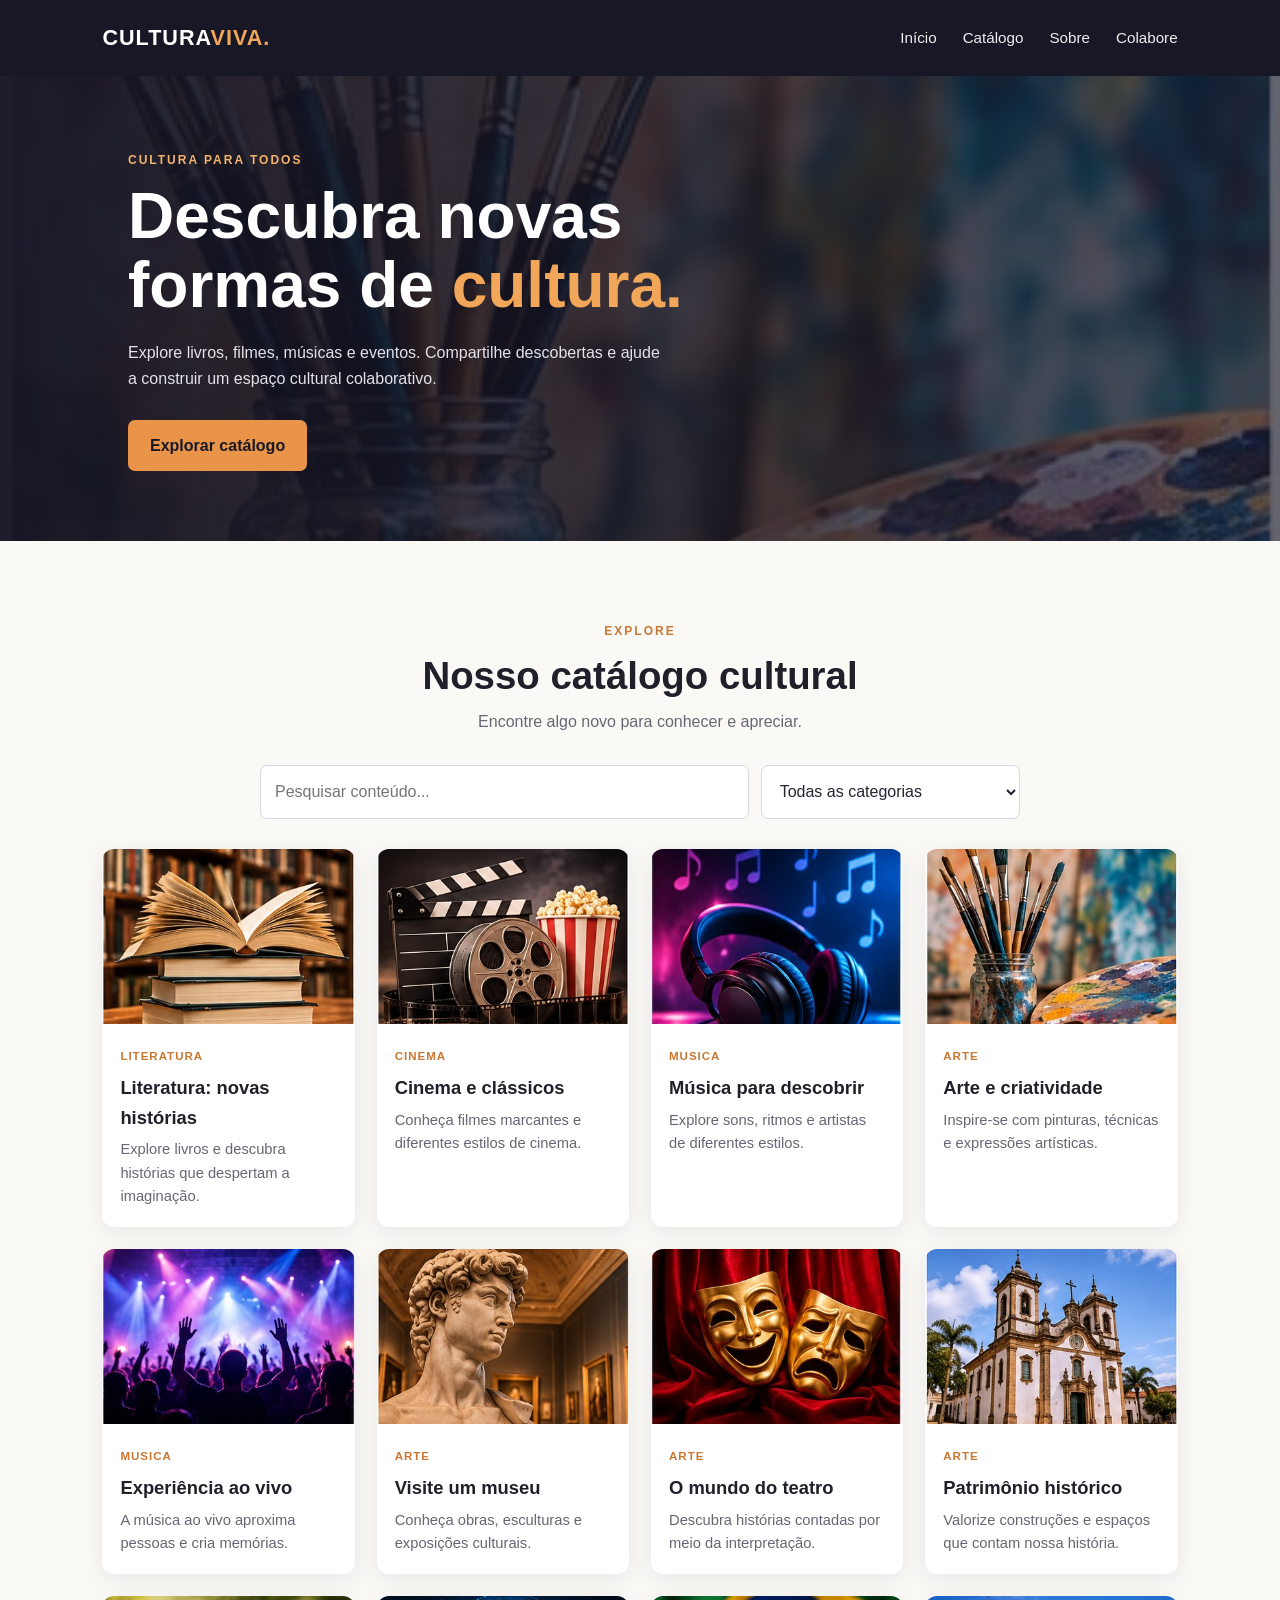
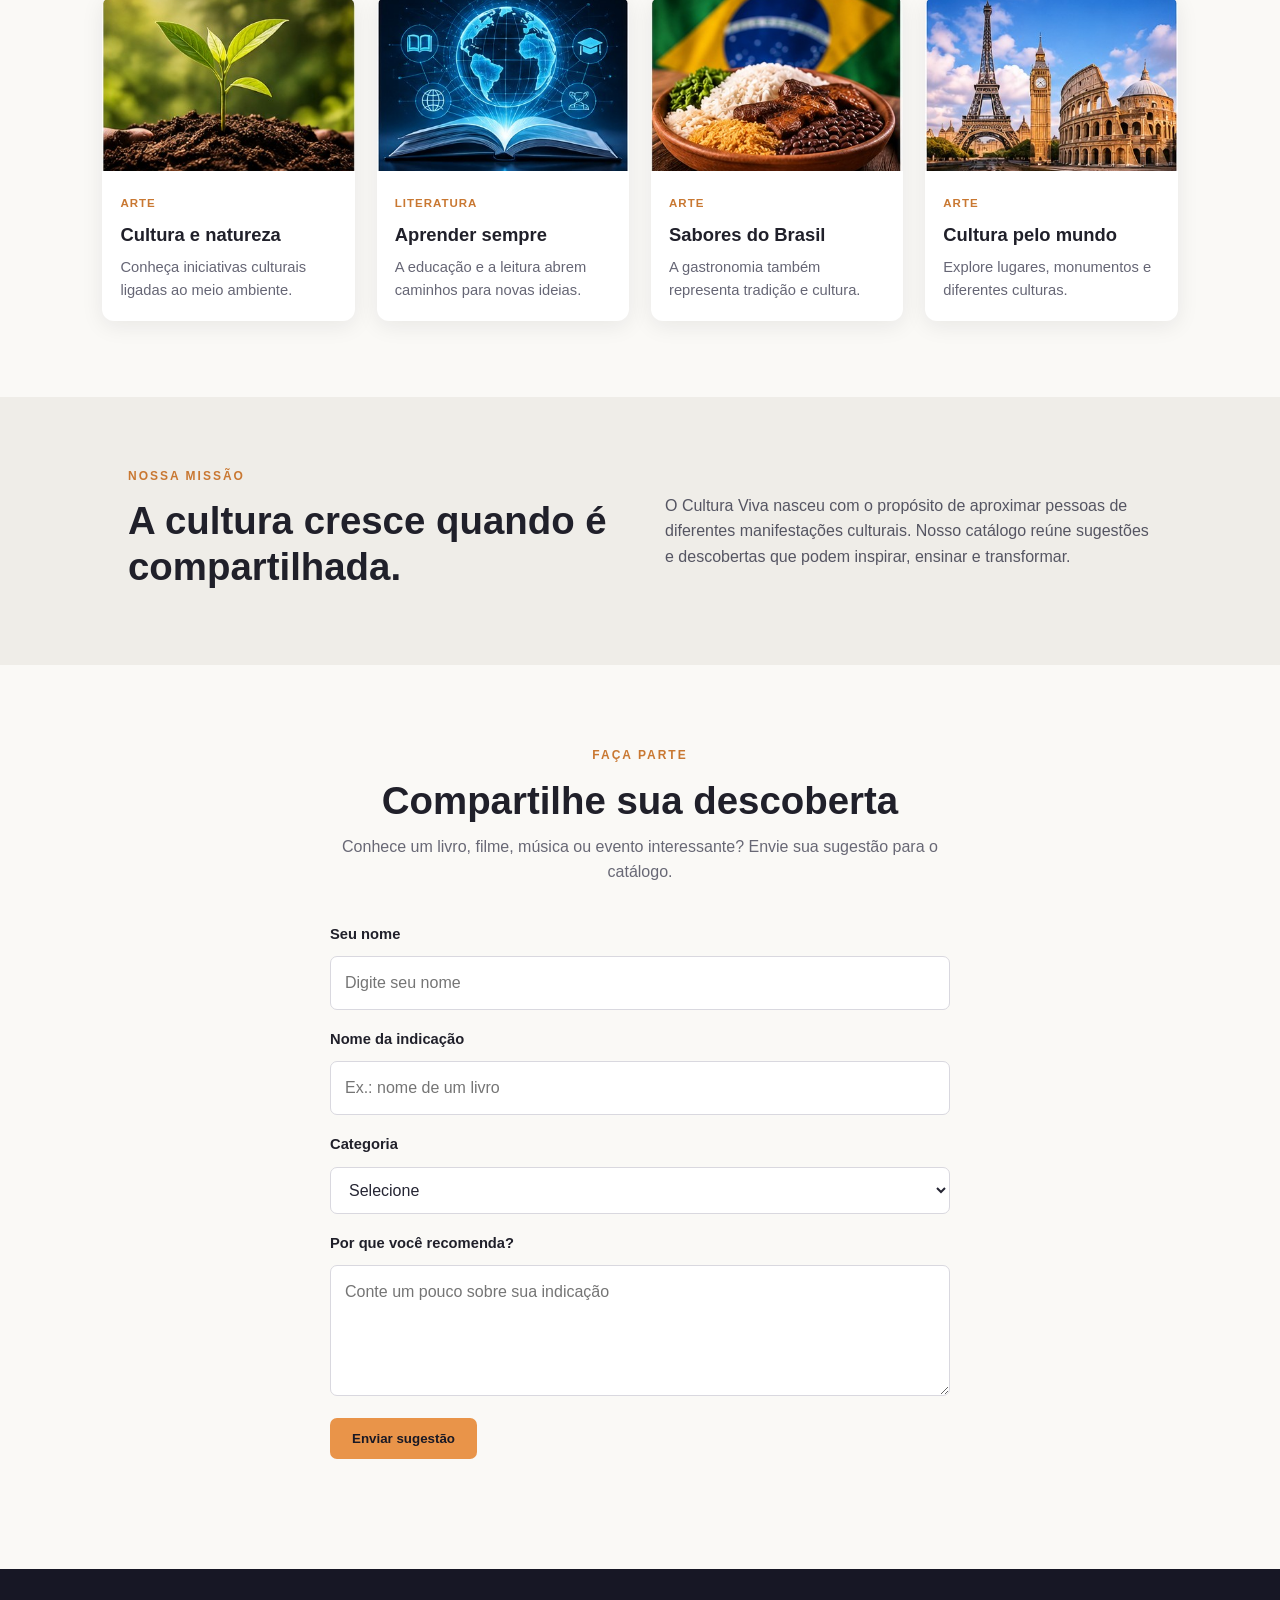
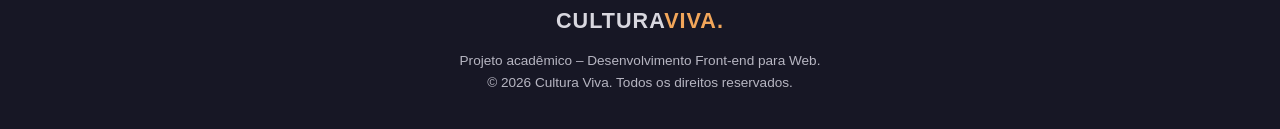
<file: index.html>
<!DOCTYPE html>
<html lang="pt-BR">
<head>
  <meta charset="UTF-8">
  <meta name="viewport" content="width=device-width, initial-scale=1.0">
  <meta name="description" content="Cultura Viva: descubra livros, filmes, músicas e eventos culturais.">
  <title>Cultura Viva | Catálogo Cultural</title>
  <link rel="stylesheet" href="css/style.css">
</head>
<body>
  <header class="topo">
    <a href="#inicio" class="logo">CULTURA<span>VIVA.</span></a>
    <nav aria-label="Navegação principal">
      <a href="#inicio">Início</a><a href="#catalogo">Catálogo</a>
      <a href="#sobre">Sobre</a><a href="#sugestao">Colabore</a>
    </nav>
  </header>

  <main>
    <section class="hero" id="inicio">
      <div class="hero-conteudo">
        <span class="etiqueta">CULTURA PARA TODOS</span>
        <h1>Descubra novas<br> formas de <span>cultura.</span></h1>
        <p>Explore livros, filmes, músicas e eventos. Compartilhe descobertas e ajude a construir um espaço cultural colaborativo.</p>
        <a href="#catalogo" class="botao">Explorar catálogo</a>
      </div>
    </section>

    <section class="catalogo" id="catalogo">
      <div class="titulo-secao">
        <span class="etiqueta">EXPLORE</span>
        <h2>Nosso catálogo cultural</h2>
        <p>Encontre algo novo para conhecer e apreciar.</p>
      </div>
      <div class="filtros">
        <input type="search" id="pesquisa" placeholder="Pesquisar conteúdo..." aria-label="Pesquisar conteúdo cultural">
        <select id="categoria" aria-label="Filtrar por categoria">
          <option value="todos">Todas as categorias</option>
          <option value="literatura">Literatura</option>
          <option value="cinema">Cinema</option>
          <option value="musica">Música</option>
          <option value="arte">Arte e eventos</option>
        </select>
      </div>
      <div class="cards" id="lista-catalogo" aria-live="polite"></div>
    </section>

    <section class="sobre" id="sobre">
      <div><span class="etiqueta">NOSSA MISSÃO</span><h2>A cultura cresce quando é compartilhada.</h2></div>
      <p>O Cultura Viva nasceu com o propósito de aproximar pessoas de diferentes manifestações culturais. Nosso catálogo reúne sugestões e descobertas que podem inspirar, ensinar e transformar.</p>
    </section>

    <section class="sugestao" id="sugestao">
      <div class="titulo-secao">
        <span class="etiqueta">FAÇA PARTE</span><h2>Compartilhe sua descoberta</h2>
        <p>Conhece um livro, filme, música ou evento interessante? Envie sua sugestão para o catálogo.</p>
      </div>
      <form id="form-sugestao">
        <label for="nome">Seu nome</label><input type="text" id="nome" required placeholder="Digite seu nome">
        <label for="titulo">Nome da indicação</label><input type="text" id="titulo" required placeholder="Ex.: nome de um livro">
        <label for="tipo">Categoria</label>
        <select id="tipo" required>
          <option value="">Selecione</option><option value="literatura">Literatura</option>
          <option value="cinema">Cinema</option><option value="musica">Música</option><option value="arte">Arte e eventos</option>
        </select>
        <label for="descricao">Por que você recomenda?</label>
        <textarea id="descricao" rows="4" required placeholder="Conte um pouco sobre sua indicação"></textarea>
        <button type="submit" class="botao">Enviar sugestão</button>
        <p id="mensagem" role="status"></p>
      </form>
    </section>
  </main>
<script src="js/script.js"></script>
  <footer>
    <a href="#inicio" class="logo">CULTURA<span>VIVA.</span></a>
    <p>Projeto acadêmico – Desenvolvimento Front-end para Web.</p>
    <p>© 2026 Cultura Viva. Todos os direitos reservados.</p>
  </footer>
  
</body>
</html>
</file>
<file: css/style.css>
/* ===== Configurações gerais ===== */
* { box-sizing: border-box; margin: 0; padding: 0; }
html { scroll-behavior: smooth; }
body { font-family: Arial, Helvetica, sans-serif; color: #20202a; background: #faf9f6; line-height: 1.6; }
a { color: inherit; text-decoration: none; }
.topo { min-height: 76px; padding: 18px 8%; display: flex; align-items: center; justify-content: space-between; gap: 24px; background: #171725; color: #fff; }
.logo { font-size: 1.35rem; font-weight: 800; letter-spacing: 1px; }
.logo span, .hero h1 span { color: #f2a65a; }
nav { display: flex; flex-wrap: wrap; gap: 26px; }
nav a { color: #eee; font-size: .95rem; transition: color .2s; }
nav a:hover { color: #f2a65a; }
.hero { min-height: 440px; display: flex; align-items: center; padding: 70px 10%; color: #fff; background: linear-gradient(90deg, rgba(20,20,35,.96), rgba(20,20,35,.65)), url('../img/arte.jpg') center/cover; }
.hero-conteudo { max-width: 620px; }
.etiqueta { display: inline-block; color: #c97832; font-size: .75rem; font-weight: 800; letter-spacing: 2px; margin-bottom: 12px; }
.hero .etiqueta { color: #f2b36e; }
.hero h1 { font-size: clamp(2.4rem, 5vw, 4.2rem); line-height: 1.08; margin-bottom: 20px; }
.hero p { max-width: 540px; color: #e4e2e8; margin-bottom: 28px; }
.botao { display: inline-block; border: 0; border-radius: 7px; padding: 13px 22px; background: #e99449; color: #191925; font-weight: 700; cursor: pointer; transition: transform .2s, background .2s; }
.botao:hover { background: #ffb66f; transform: translateY(-2px); }
.catalogo, .sugestao { padding: 76px 8%; }
.titulo-secao { text-align: center; max-width: 650px; margin: 0 auto 30px; }
.titulo-secao h2, .sobre h2 { font-size: clamp(1.8rem, 3vw, 2.5rem); line-height: 1.2; margin-bottom: 10px; }
.titulo-secao p { color: #686875; }
.filtros { display: flex; gap: 12px; max-width: 760px; margin: 0 auto 30px; }
.filtros input, .filtros select, form input, form select, form textarea { width: 100%; padding: 13px 14px; border: 1px solid #d9d8df; border-radius: 7px; background: #fff; color: #252533; font: inherit; }
.filtros input { flex: 2; }
.filtros select { flex: 1; }
.cards { display: grid; grid-template-columns: repeat(4, minmax(0, 1fr)); gap: 22px; }
.card { overflow: hidden; border-radius: 12px; background: #fff; box-shadow: 0 5px 22px rgba(20,20,35,.08); transition: transform .2s, box-shadow .2s; }
.card:hover { transform: translateY(-5px); box-shadow: 0 12px 28px rgba(20,20,35,.14); }
.card img { display: block; width: 100%; height: 175px; object-fit: cover; }
.card-conteudo { padding: 18px; }
.card-categoria { color: #c97832; font-size: .72rem; font-weight: 800; text-transform: uppercase; letter-spacing: 1px; }
.card h3 { margin: 6px 0; font-size: 1.15rem; }
.card p { color: #666675; font-size: .92rem; }
.sobre { padding: 65px 10%; display: grid; grid-template-columns: 1fr 1fr; gap: 50px; align-items: center; background: #efede8; }
.sobre p { color: #555562; }
.sugestao form { max-width: 620px; margin: auto; display: grid; gap: 10px; }
form label { margin-top: 8px; font-weight: 700; font-size: .92rem; }
form textarea { resize: vertical; }
form .botao { justify-self: start; margin-top: 12px; }
#mensagem { color: #28764b; font-weight: 700; min-height: 24px; }
footer { padding: 35px 8%; text-align: center; background: #171725; color: #d8d7df; }
footer .logo { display: inline-block; margin-bottom: 12px; }
footer p { font-size: .85rem; color: #b7b6c2; }
.sem-resultados { grid-column: 1 / -1; text-align: center; padding: 30px; color: #686875; }
@media (max-width: 900px) { .cards { grid-template-columns: repeat(2, minmax(0, 1fr)); } }
@media (max-width: 600px) {
  .topo { flex-direction: column; padding: 18px 5%; }
  nav { justify-content: center; gap: 14px; }
  .hero { min-height: 390px; padding: 55px 7%; }
  .catalogo, .sugestao { padding: 55px 6%; }
  .filtros { flex-direction: column; }
  .cards { grid-template-columns: 1fr; }
  .sobre { grid-template-columns: 1fr; gap: 18px; padding: 50px 7%; }
}
</file>
